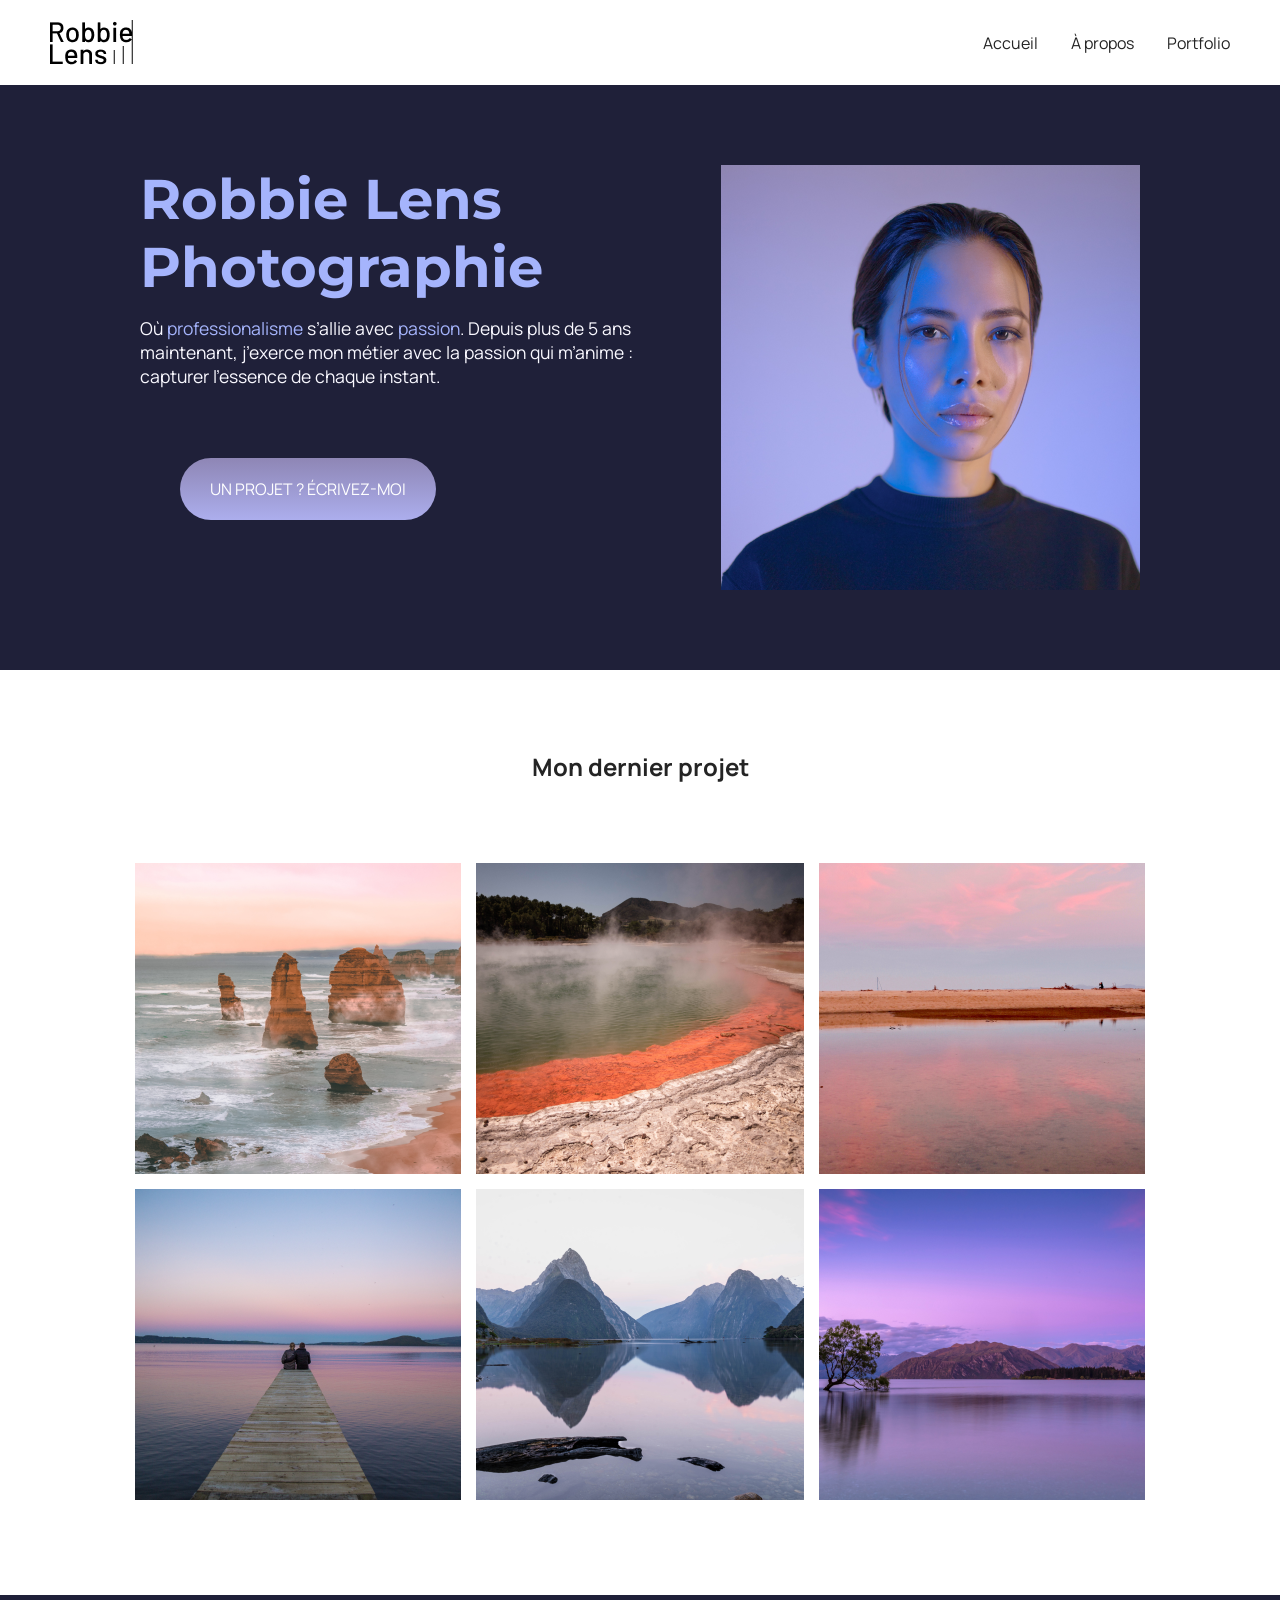
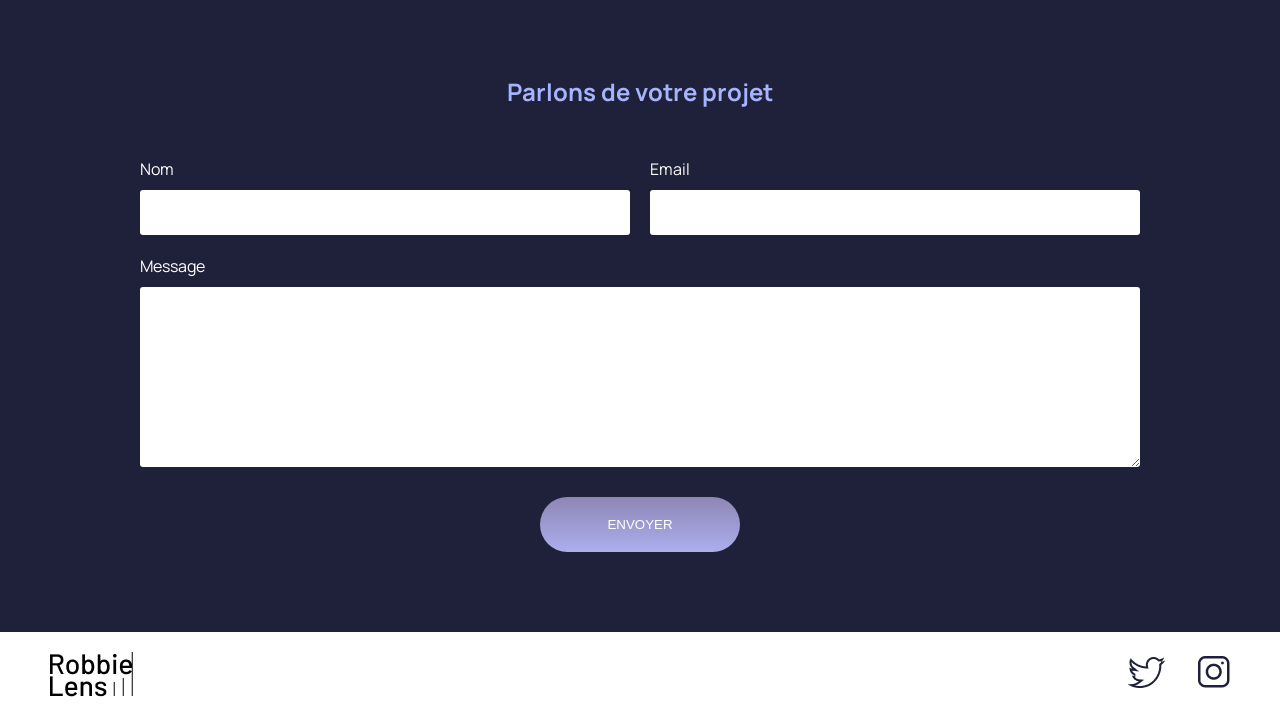
<file: index.html>
<!DOCTYPE html>
<html lang="fr">

<head>
    <meta charset="utf-8" >
    <title>Accueil - Robbie Lens Photographie</title>
    <link href="style/style.css" rel="stylesheet" >
    <link href="style/index.css" rel="stylesheet" >
    <link rel="preconnect" href="https://fonts.googleapis.com">
    <link rel="preconnect" href="https://fonts.gstatic.com" crossorigin>
    <link href="https://fonts.googleapis.com/css2?family=Manrope&family=Montserrat&display=swap" rel="stylesheet">
    <meta name="viewport" content="width=device-width, initial-scale=1.0">
</head>

<body>
    <header>
        <nav>
            <img src="images/logo.png" alt="Logo Robbie Lens" >
            <div>
                <a href="index.html">Accueil</a>
                <a href="a-propos.html">À propos</a>
                <a href="portfolio.html">Portfolio</a>
            </div>
        </nav>
    </header>
    <main>
        <section class="accueil-introduction">
            <div>
                <h1>Robbie Lens Photographie</h1>
                <p>
                    Où <em>professionalisme</em> s’allie avec <em>passion</em>. Depuis
                    plus de 5 ans maintenant, j’exerce mon métier avec la passion
                    qui m’anime : capturer l’essence de chaque instant.
                </p>
                <a href="#contact" class="cta">UN PROJET ? ÉCRIVEZ-MOI</a>
            </div>
            <img src="images/robbie-lens.png" alt="Portrait avec effet de la photographe Robbie Lens" >
        </section>
        <section class="accueil-photos">
            <h2>Mon dernier projet</h2>
            <div>
                <img src="images/accueil/element-1.png" alt="Twelve apostles - Australie" >
                <img src="images/accueil/element-2.png" alt="Wai-O-Tapu - Nouvelle-Zélande" >
                <img src="images/accueil/element-3.png" alt="Parc National d’Abel Tasman - Nouvelle-Zélande" >
            </div>
            <div>
                <img src="images/accueil/element-4.png" alt="Lac Rotorua - Nouvelle-Zélande" >
                <img src="images/accueil/element-5.png" alt="Milford Sound - Nouvelle-Zélande" >
                <img src="images/accueil/element-6.png" alt="Lac Wanaka - Nouvelle-Zélande" >
            </div>
        </section>
        <section id="contact" class="section-contact">
            <h2>Parlons de votre projet</h2>
            <form method="get" action="#">
                <div class="form-nom-email">
                    <div class="form-column">
                        <label for="nom">Nom</label>
                        <input type="text" name="nom" id="nom" >
                    </div>
                    <div class="form-column">
                        <label for="email">Email</label>
                        <input type="email" name="email" id="email" >
                    </div>
                </div>
                <label for="message">Message</label>
                <textarea name="message" id="message" rows="10"></textarea>
                <input type="submit" value="ENVOYER" class="cta" >
            </form>
        </section>
    </main>
    <footer>
        <img src="images/logo.png" alt="Logo Robbie Lens" >
        <div>
            <a target="_blank" href="https://twitter.com/" class="lien-icone">
                <img src="images/twitter.png" alt="Logo Twitter" >
            </a>
            <a target="_blank" href="https://www.instagram.com/" class="lien-icone">
                <img src="images/instagram.png" alt="Logo Instagram" >
            </a>
        </div>
    </footer>
</body>

</html>
</file>
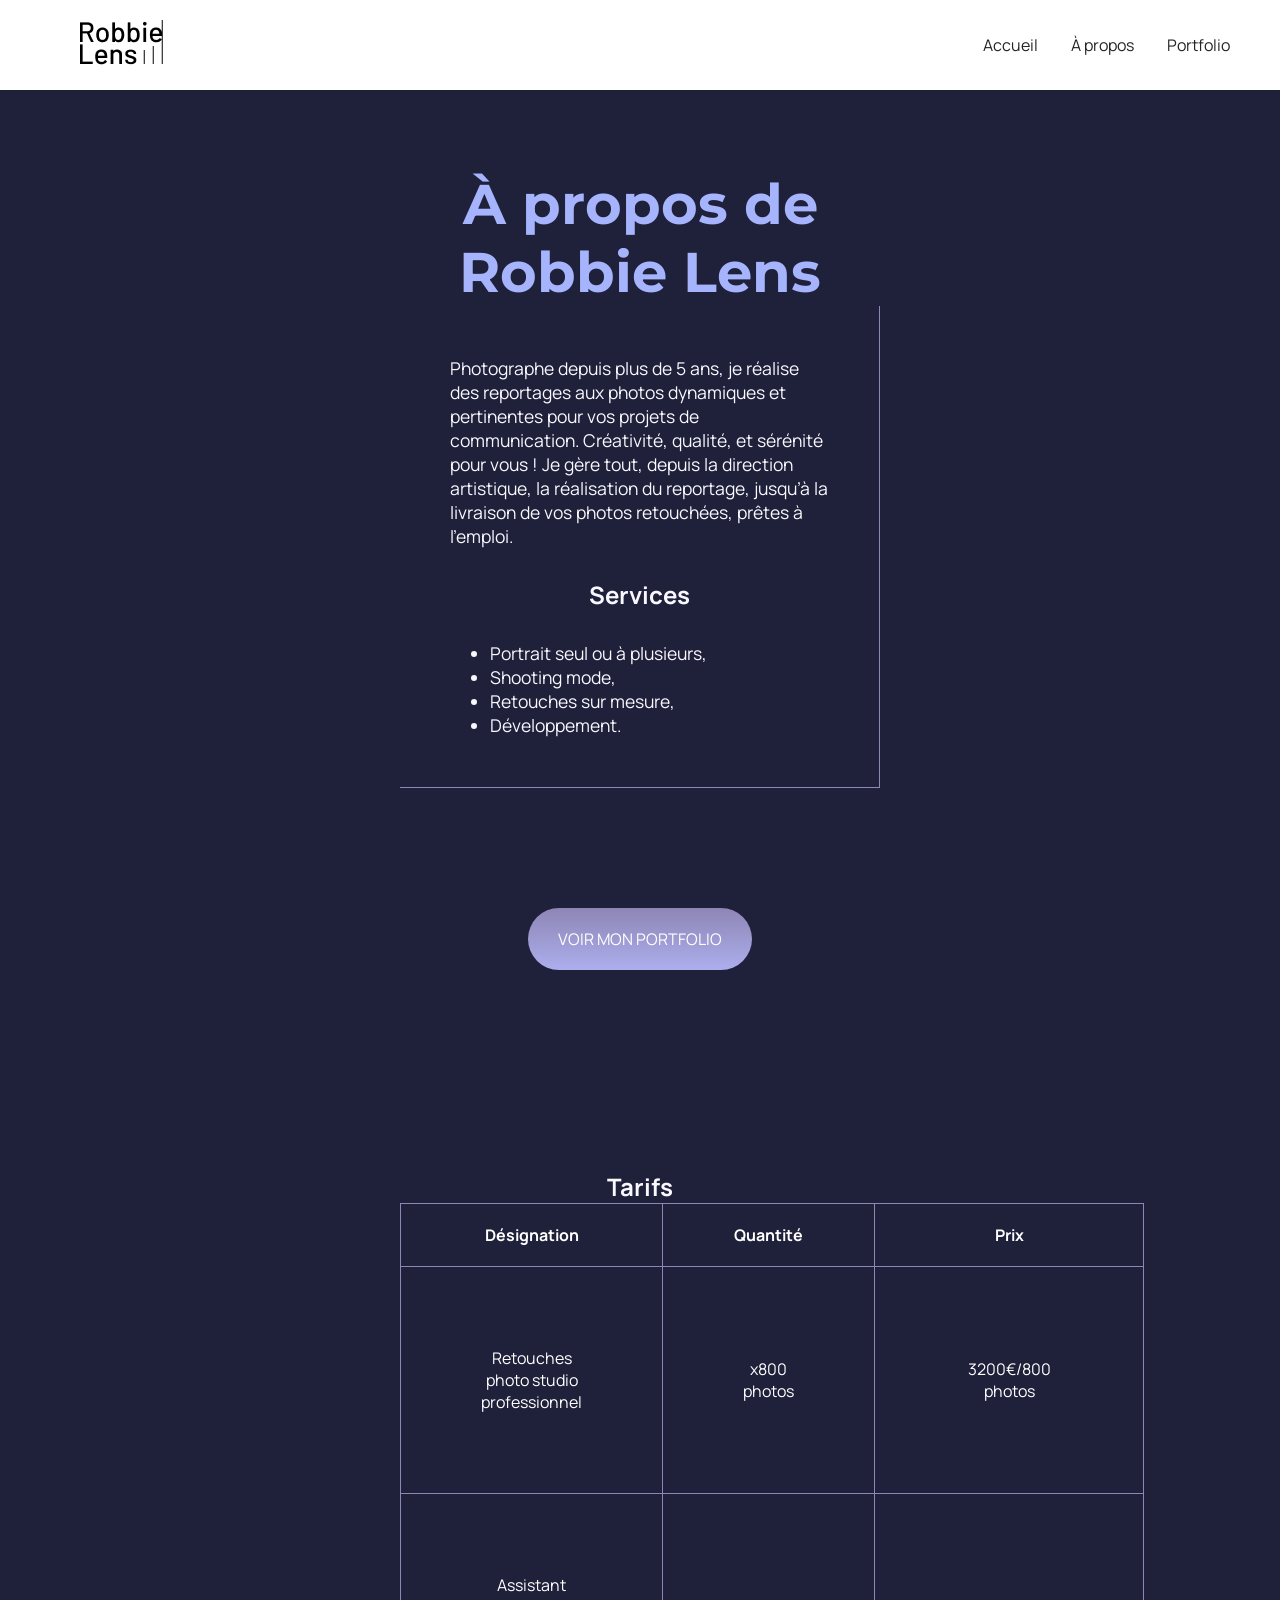
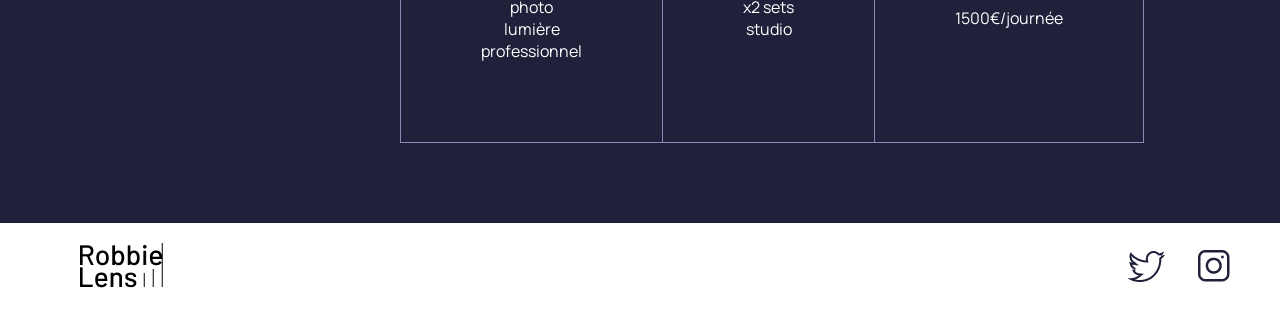
<file: a-propos.html>
<!DOCTYPE html> 
<html lang="fr">

    <head>
        <meta charset="utf-8">
        <title>À propos – Robbie Lens Photographie</title>
        <link rel="stylesheet" href="style/style.css">
        <link href="style/a-propos.css" rel="stylesheet" >
        <link rel="preconnect" href="https://fonts.googleapis.com">
        <link rel="preconnect" href="https://fonts.gstatic.com" crossorigin>
        <link href="https://fonts.googleapis.com/css2?family=Manrope&family=Montserrat&display=swap" rel="stylesheet">
        <meta name="viewport" content="width=device-width, initial-scale=1.0">
    </head>
    
    <body>
        <header>
            <nav>
                <a href="index.html"><img src="images/logo.png" alt="logo robbie-lens">
                </a>
                <div>
                     <a href="index.html">Accueil</a>
                     <a href="a-propos.html">À propos</a>
                     <a href="portfolio.html">Portfolio</a>
                </div>
            </nav>
        </header>
        <main class="a-propos-main">
            <section>
                <h1>À propos de Robbie Lens</h1>
                <div class="carre-contenu">
                <p>     Photographe depuis plus de 5 ans, je réalise des reportages aux photos dynamiques et pertinentes pour vos projets de communication. 
                        Créativité, qualité, et sérénité pour vous ! 
                        Je gère tout, depuis la direction artistique, la réalisation du reportage, jusqu’à la livraison de vos photos retouchées, prêtes à l’emploi.
                </p> 
                <h2> Services</h2>
                 <ul>
                     <li>Portrait seul ou à plusieurs,</li>
                     <li>Shooting mode,</li>
                     <li>Retouches sur mesure,</li>
                     <li>Développement. </li>
                    </ul>
                </div>
                <div>
                 <a href="portfolio.html" class="cta">VOIR MON PORTFOLIO</a>
                </div>
            </section>
            <section class="section-tarifs">
                <h2>Tarifs</h2>
            <table>
                <thead>
                    <tr>
                        <th>Désignation</th>
                        <th>Quantité</th>
                        <th>Prix</th>
                    </tr>
                </thead>
                <tbody>
                    <tr>
                        <td>Retouches photo studio professionnel</td>
                        <td>x800 photos</td>
                        <td>3200€/800 photos</td>
                    </tr>
                    <tr>
                        <td>Assistant photo lumière professionnel</>
                        <td>x2 sets studio</td>
                        <td>1500€/journée</td>
                    </tr>
                </tbody>
            </table>
            </section>
        </main>
        <footer>
            <a href="index.html" class="lien-icone">
                <img src="images/logo.png" alt="Logo Robbie Lens" >
            </a>
            <div>
                <a target="_blank" href="https://twitter.com/" class="lien-icone">
                    <img src="images/twitter.png" alt="Logo Twitter" >
                </a>
                <a target="_blank" href="https://www.instagram.com/" class="lien-icone">
                    <img src="images/instagram.png" alt="Logo Instagram" >
                </a>
            </div>
        </footer>
    </body>
</html>
</file>
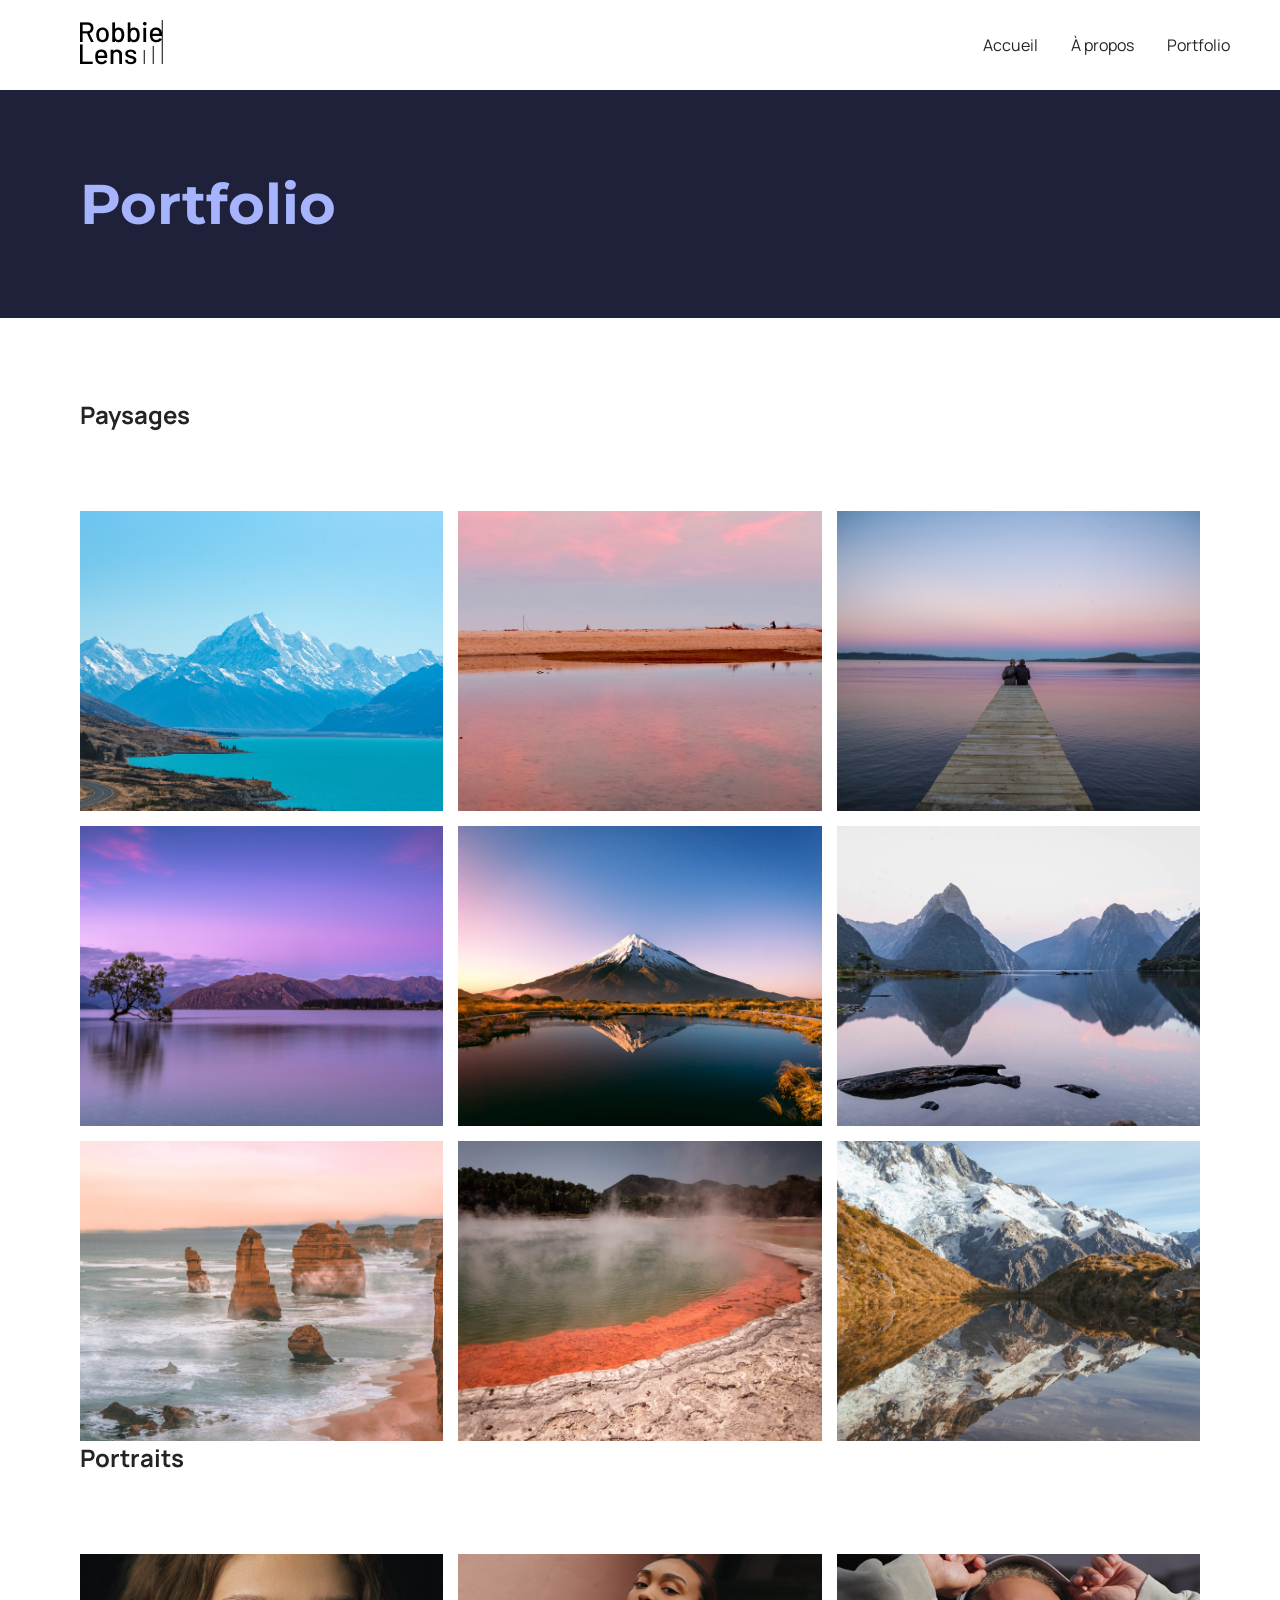
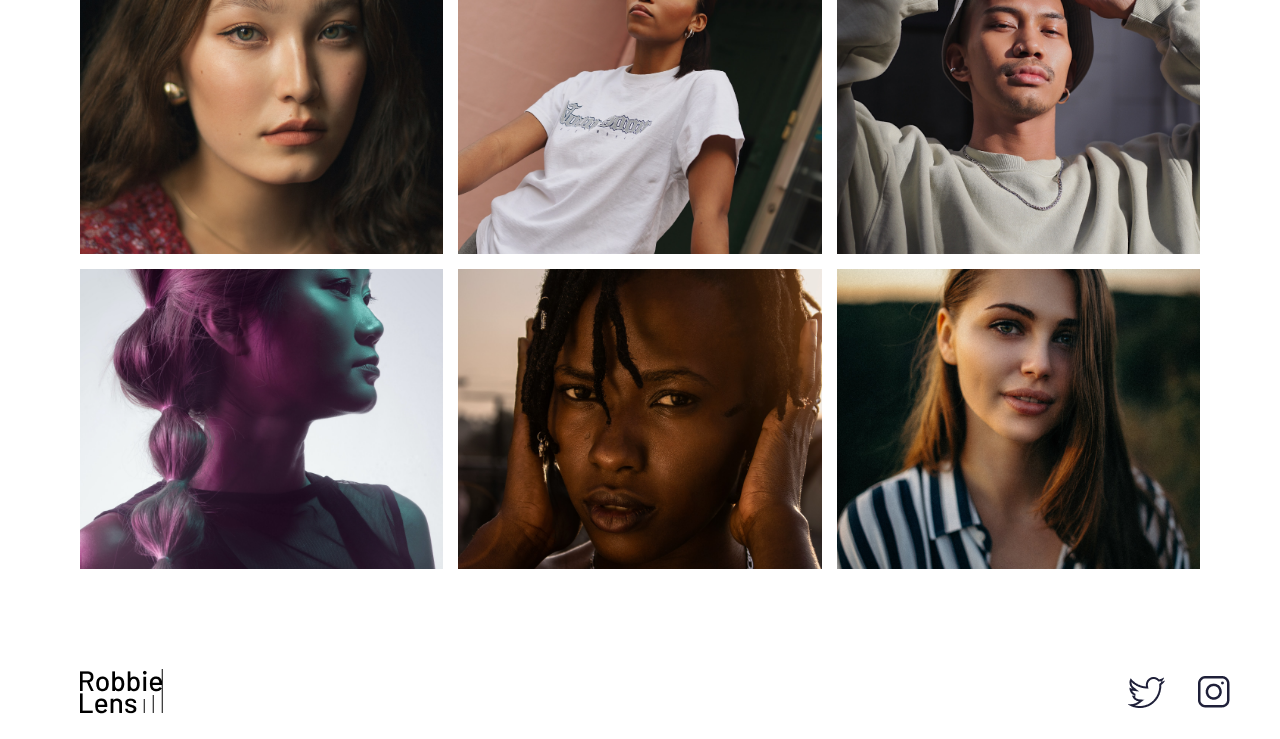
<file: portfolio.html>
<!DOCTYPE html>
<html lang="fr">

<head>
    <meta charset="utf-8" >
    <title>Portfolio - Robbie Lens Photographie</title>
    <link href="style/style.css" rel="stylesheet" >
    <link href="style/portfolio.css" rel="stylesheet" >
    <link rel="preconnect" href="https://fonts.googleapis.com">
    <link rel="preconnect" href="https://fonts.gstatic.com" crossorigin>
    <link href="https://fonts.googleapis.com/css2?family=Manrope&family=Montserrat&display=swap" rel="stylesheet">
<meta name="viewport" content="width=device-width, initial-scale=1.0">
</head>

<body>
    <header>
        <nav>
            <a href="index.html" class="lien-icone">
                <img src="images/logo.png" alt="Logo Robbie Lens" >
            </a>
            <div>
                <a href="index.html">Accueil</a>
                <a href="a-propos.html">À propos</a>
                <a href="portfolio.html">Portfolio</a>
            </div>
        </nav>
    </header>
    <main>
        <section>
            <h1>Portfolio</h1>
        </section>
        <section class="portfolio-section-photos">
            <h2>Paysages</h2>
            <div class="grid-paysages">
                <a href="images/portfolio/paysage1.jpg" class="lien-conteneur-photo">
                    <img src="images/portfolio/paysage1.jpg" alt="Mont Aoraki - Nouvelle-Zélande" >
                    <div class="photo-hover">Voir la photo</div>
                </a>
                <a href="images/portfolio/paysage2.jpg" class="lien-conteneur-photo">
                    <img src="images/portfolio/paysage2.jpg" alt="Parc National d’Abel Tasman - Nouvelle-Zélande" >
                    <div class="photo-hover">Voir la photo</div>
                </a>
                <a href="images/portfolio/paysage3.jpg" class="lien-conteneur-photo">
                    <img src="images/portfolio/paysage3.jpg" alt="Lac Rotorua - Nouvelle-Zélande" >
                    <div class="photo-hover">Voir la photo</div>
                </a>
                <a href="images/portfolio/paysage4.jpg" class="lien-conteneur-photo">
                    <img src="images/portfolio/paysage4.jpg" alt="Lac Wanaka - Nouvelle-Zélande" >
                    <div class="photo-hover">Voir la photo</div>
                </a>
                <a href="images/portfolio/paysage5.jpg" class="lien-conteneur-photo">
                    <img src="images/portfolio/paysage5.jpg" alt="Mont Taranaki - Nouvelle-Zélande" >
                    <div class="photo-hover">Voir la photo</div>
                </a>
                <a href="images/portfolio/paysage6.jpg" class="lien-conteneur-photo">
                    <img src="images/portfolio/paysage6.jpg" alt="Milford Sound - Nouvelle-Zélande" >
                    <div class="photo-hover">Voir la photo</div>
                </a>
                <a href="images/portfolio/paysage7.jpg" class="lien-conteneur-photo">
                    <img src="images/portfolio/paysage7.jpg" alt="Twelve Apostle - Australie" >
                    <div class="photo-hover">Voir la photo</div>
                </a>
                <a href="images/portfolio/paysage8.jpg" class="lien-conteneur-photo">
                    <img src="images/portfolio/paysage8.jpg" alt="Wai-O-Tapu - Nouvelle-Zélande" >
                    <div class="photo-hover">Voir la photo</div>
                </a>
                <a href="images/portfolio/paysage9.jpg" class="lien-conteneur-photo">
                    <img src="images/portfolio/paysage9.jpg" alt="Mont Cook - Nouvelle Zélande" >
                    <div class="photo-hover">Voir la photo</div>
                </a>
            </div>
            <h2>Portraits</h2>
            <div class="grid-portraits">
                <a href="images/portfolio/portrait1.jpg" class="lien-conteneur-photo">
                    <img src="images/portfolio/portrait1.jpg" alt="Portrait jeune femme 1" >
                    <div class="photo-hover">Voir la photo</div>
                </a>
                <a href="images/portfolio/portrait2.jpg" class="lien-conteneur-photo">
                    <img src="images/portfolio/portrait2.jpg" alt="Portrait jeune femme 2" >
                    <div class="photo-hover">Voir la photo</div>
                </a>
                <a href="images/portfolio/portrait3.jpg" class="lien-conteneur-photo">
                    <img src="images/portfolio/portrait3.jpg" alt="Portrait jeune homme 3" >
                    <div class="photo-hover">Voir la photo</div>
                </a>
                <a href="images/portfolio/portrait4.jpg" class="lien-conteneur-photo">
                    <img src="images/portfolio/portrait4.jpg" alt="Portrait jeune femme 4" >
                    <div class="photo-hover">Voir la photo</div>
                </a>
                <a href="images/portfolio/portrait5.jpg" class="lien-conteneur-photo">
                    <img src="images/portfolio/portrait5.jpg" alt="Portrait jeune femme 5" >
                    <div class="photo-hover">Voir la photo</div>
                </a>
                <a href="images/portfolio/portrait6.jpg" class="lien-conteneur-photo">
                    <img src="images/portfolio/portrait6.jpg" alt="Portrait jeune femme 6" >
                    <div class="photo-hover">Voir la photo</div>
                </a>

            </div>

        </section>
    </main>
    <footer>
        <a href="index.html" class="lien-icone">
            <img src="images/logo.png" alt="Logo Robbie Lens" >
        </a>
        <div>
            <a target="_blank" href="https://twitter.com/" class="lien-icone">
                <img src="images/twitter.png" alt="Logo Twitter" >
            </a>
            <a target="_blank" href="https://www.instagram.com/" class="lien-icone">
                <img src="images/instagram.png" alt="Logo Instagram" >
            </a>
        </div>
    </footer>
</body>

</html>
</file>
<file: style/style.css>
/* Sélecteur universel : s'applique à tous les éléments HTML */
* {
  margin: 0; /* Supprime toutes les marges par défaut pour avoir un point de départ uniforme */
}

/* Styles globaux pour le corps de la page */
body {
  font-family: 'Manrope', sans-serif; /* Définit la police de caractère principale */
  font-size: 1em; /* Taille de police de base */
  background-color: #1f2039; /* Couleur de fond de la page */
}

/* Style pour tous les liens */
a {
  color: #242424; /* Couleur du texte des liens */
  text-decoration: none; /* Supprime le soulignement par défaut des liens */
}

/* Style pour les éléments <em> (emphase) */
em {
  color: #a5b4fc; /* Couleur différente pour faire ressortir */
  font-style: normal; /* Annule l'italique par défaut */
}

/* Style pour le titre principal */
h1 {
  font-size: 3.5em; /* Taille très grande pour le titre */
  color: #a5b4fc; /* Couleur du texte du titre */
  font-family: 'Montserrat', sans-serif; /* Police spécifique pour le titre */
}

/* Style pour le titre secondaire */
h2 {
  color: #f9f8ff; /* Couleur claire pour se détacher du fond sombre */
}

/* Style pour les paragraphes et les listes */
p,
li {
  font-size: 1.1em; /* Taille légèrement plus grande que la normale */
  color: #f9f8ff; /* Couleur claire pour le texte */
}

/* Styles pour l'en-tête et le pied de page */
header,
footer {
  background-color: white; /* Fond blanc */
  padding: 20px 50px; /* Espacement intérieur (haut/bas 20px, gauche/droite 50px) */
}

/* Style pour un bouton ou appel à l'action */
.cta {
  display: inline-block; /* Affichage en ligne avec possibilité de définir largeur/hauteur */
  background: linear-gradient(#8e86b5, #acaeed); /* Dégradé du violet clair au violet foncé */
  color: white; /* Texte blanc */
  border-radius: 50px; /* Coins arrondis */
  padding: 20px 30px; /* Espacement intérieur du bouton */
  margin: 40px;
}

/* Effet au survol des liens */
a:hover {
  text-decoration: underline; /* Soulignement quand on survole */
}

/* Effet au survol du bouton .cta */
.cta:hover {
  background: linear-gradient(#696484, #8788ba); /* Dégradé plus foncé */
  text-decoration: none; /* Supprime le soulignement éventuel */
}

/* Classe pour des icônes avec lien */
.lien-icone{
    margin-left: 30px; /* Décalage à gauche pour espacer les icônes */
}

/* Effet au survol des icônes */
.lien-icone:hover {
  opacity: 0.5; /* Devient semi-transparent */
}
section {
  padding: 80px;
}
/* Pied de page et navigation en flexbox */
footer, nav {
  display: flex; /* Utilisation de flexbox */
  flex-direction: row; /* Alignement horizontal */
  justify-content: space-between; /* Espace entre les éléments */
  align-items: center; /* Alignement vertical centré */
}
/* Espacement des liens dans le nav */
nav a {
  margin-left: 30px;
   /* Décalage à gauche pour espacer les liens */
}
@media screen and (max-width: 996px) {
header nav{
  display: flex;
  flex-direction: column;
  align-items: center;
  justify-content: center;
 }
  h1 {
      font-size: 2em;
}
section {
  padding: 50px 20px 50px 20px;
}
.accueil-introduction, .accueil-photos,
 .section-contact, .portfolio-section-photos {
      flex-direction: column;
      align-items: center;
}
nav a {
  margin-left: 10px;
  margin-right: 10px;
}
header,
  footer {
    padding: 20px 20px;
  }
  header nav img {
    margin-bottom: 20px;
  }
}
</file>
<file: style/index.css>
.accueil-photos {
    background-color: white;
    padding: 80px;
  }
  
  .accueil-photos h2 {
    color: #242424;
    text-align: center;
    margin-bottom: 80px;
  }
  
  .accueil-photos div {
    display: flex;
    flex-direction: row;
    gap: 15px;
    justify-content: center;
    margin-bottom: 15px;
  }
  
  .accueil-introduction {
    display: flex;
    flex-direction: row;
    max-width: 1000px;
    align-items: flex-start;
    margin: auto;
  }
  
  .accueil-introduction h1 {
    margin-bottom: 15px;
  }
  
  .accueil-introduction p {
    margin-bottom: 30px;
  }
  
  .accueil-introduction div {
    padding-right: 80px;
  }
  .section-contact h2 {
    color: #a5b4fc;
    text-align: center;
    margin-bottom: 50px;
  }
  form {
    display: flex;
    flex-direction: column;
    max-width: 1000px;
    color: white;
    margin: auto;
  }
  .form-nom-email
  { 
    display: flex;
    flex-direction: row;
    gap: 20px;
  }
  .form-column {
    display: flex;
    flex: 1;
    flex-direction: column;
    margin-bottom: 20px;
  }
  input, textarea {
  padding: 15px;
  border-radius: 3px;
  border: none;
}

label {
  margin-bottom: 10px;
}

input[type='submit'] {
  width: 200px;
  margin: auto;
  margin-top: 30px;
}
@media screen and (max-width: 996px) {
  .accueil-introduction {
    flex-direction: column;
    align-items: center;
    justify-content: center;
  }

  .accueil-introduction div {
    padding-right: 0;
    text-align: center;
    order: 2;
  }

  .accueil-introduction img {
    order: 1;
    margin-bottom: 20px;
    width: 100%;
  }

  .accueil-photos {
    padding: 20px;
  }

  .accueil-photos div {
    flex-direction: column;
  }

  .section-contact {
    padding: 50px 20px;
  }

  .form-nom-email {
    flex-direction: column;
    gap: 0;
  }
}
</file>
<file: style/a-propos.css>
.carre-contenu {
    border-right: 1px solid #8e86b5;
    border-bottom: 1px solid #8e86b5;
    padding: 50px;
    margin-bottom: 80px;
  }
  
  .carre-contenu h2 {
    margin-top: 30px;
  }
  
  .carre-contenu ul {
    margin-top: 30px;
  }
  
  .carre-contenu + div {
    text-align: center;
  }
  
  .a-propos-main {
    width: 50%;
    margin: auto;
  }
  h2 {
    text-align: center;
    margin-bottom: 0px;
  }
  table {
    border-collapse: collapse;
    margin: auto;
    color: white;
    text-align: center;
    width: 100%;
  }
  td {
    border: 1px solid #8e86b5;
    padding: 80px;
   
  }
  th {
    border: 1px solid #8e86b5;
    padding: 20px;
  }
  h1, h2 {
  text-align: center;
}
  @media screen and (max-width: 996px) {
   .section-tarifs {
    display: none;
   }
  }
</file>
<file: style/portfolio.css>
.portfolio-section-photos {
    background-color: white;
  }
  
  .portfolio-section-photos h2 {
    color: #242424;
    margin-bottom: 80px;
  }
  
  .grid-paysages {
    display: grid;
    grid-template-columns: 1fr 1fr 1fr;
    grid-template-rows: 300px 300px 300px;
    gap: 15px;
  }
  
  .grid-portraits {
    display: grid;
    grid-template-columns: 1fr 1fr 1fr;
    grid-template-rows: 300px 300px;
    gap: 15px;
  }
  
  .grid-paysages img,
  .grid-portraits img {
    width: 100%;
    height: 100%;
    object-fit: cover;
  }
  
  .lien-conteneur-photo {
    position: relative;
  }
  
  .photo-hover {
    position: absolute;
    top: 0;
    left: 0;
    right: 0;
    bottom: 0;
    display: flex;
    align-items: center;
    justify-content: center;
    font-size: 1.5em;
    color: white;
    background-color: rgba(0, 0, 0, 0.7);
    display: none;
  }
  
  .lien-conteneur-photo:hover .photo-hover {
    display: flex;
  }
  @media screen and (max-width: 996px) {
    .grid-paysages {
      grid-template-columns: 1fr;
      gap: 15px;
    }
  
    .grid-portraits {
      grid-template-columns: 1fr;
      gap: 15px;
    }
  }
</file>
